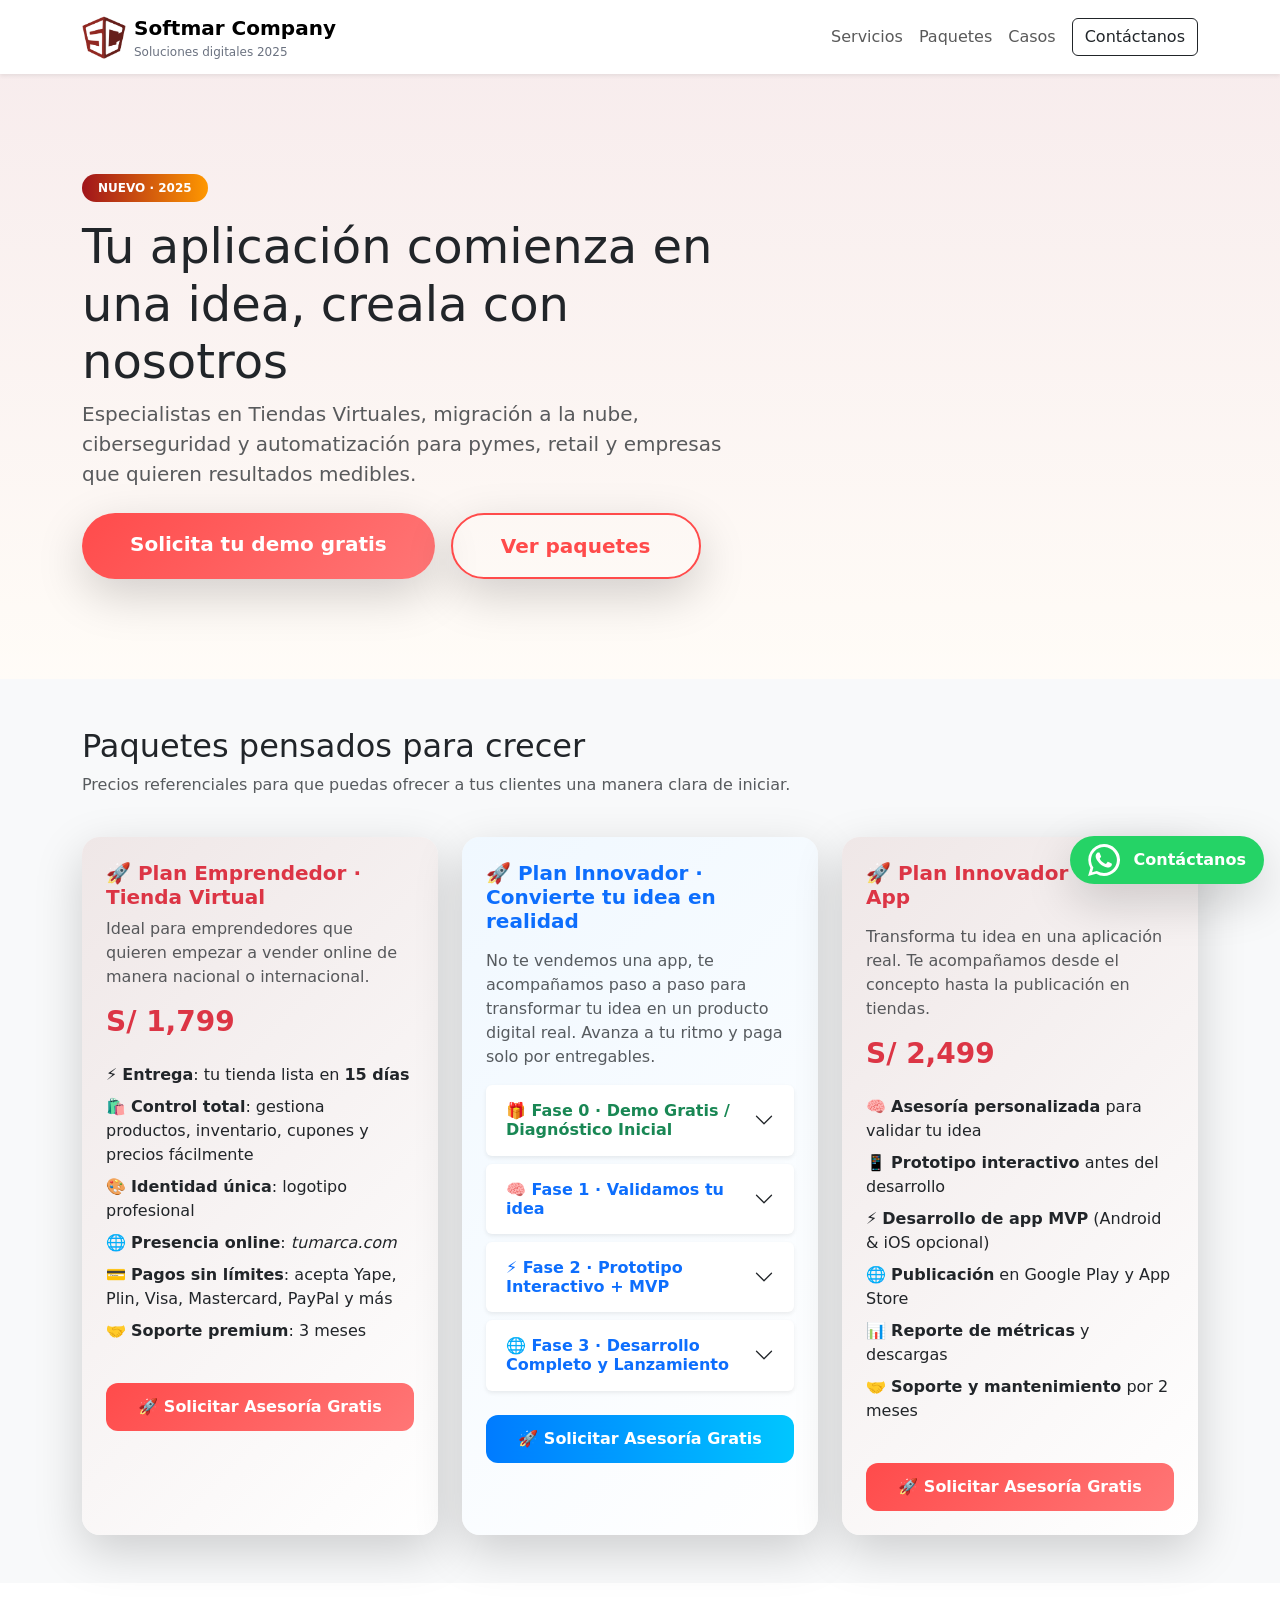
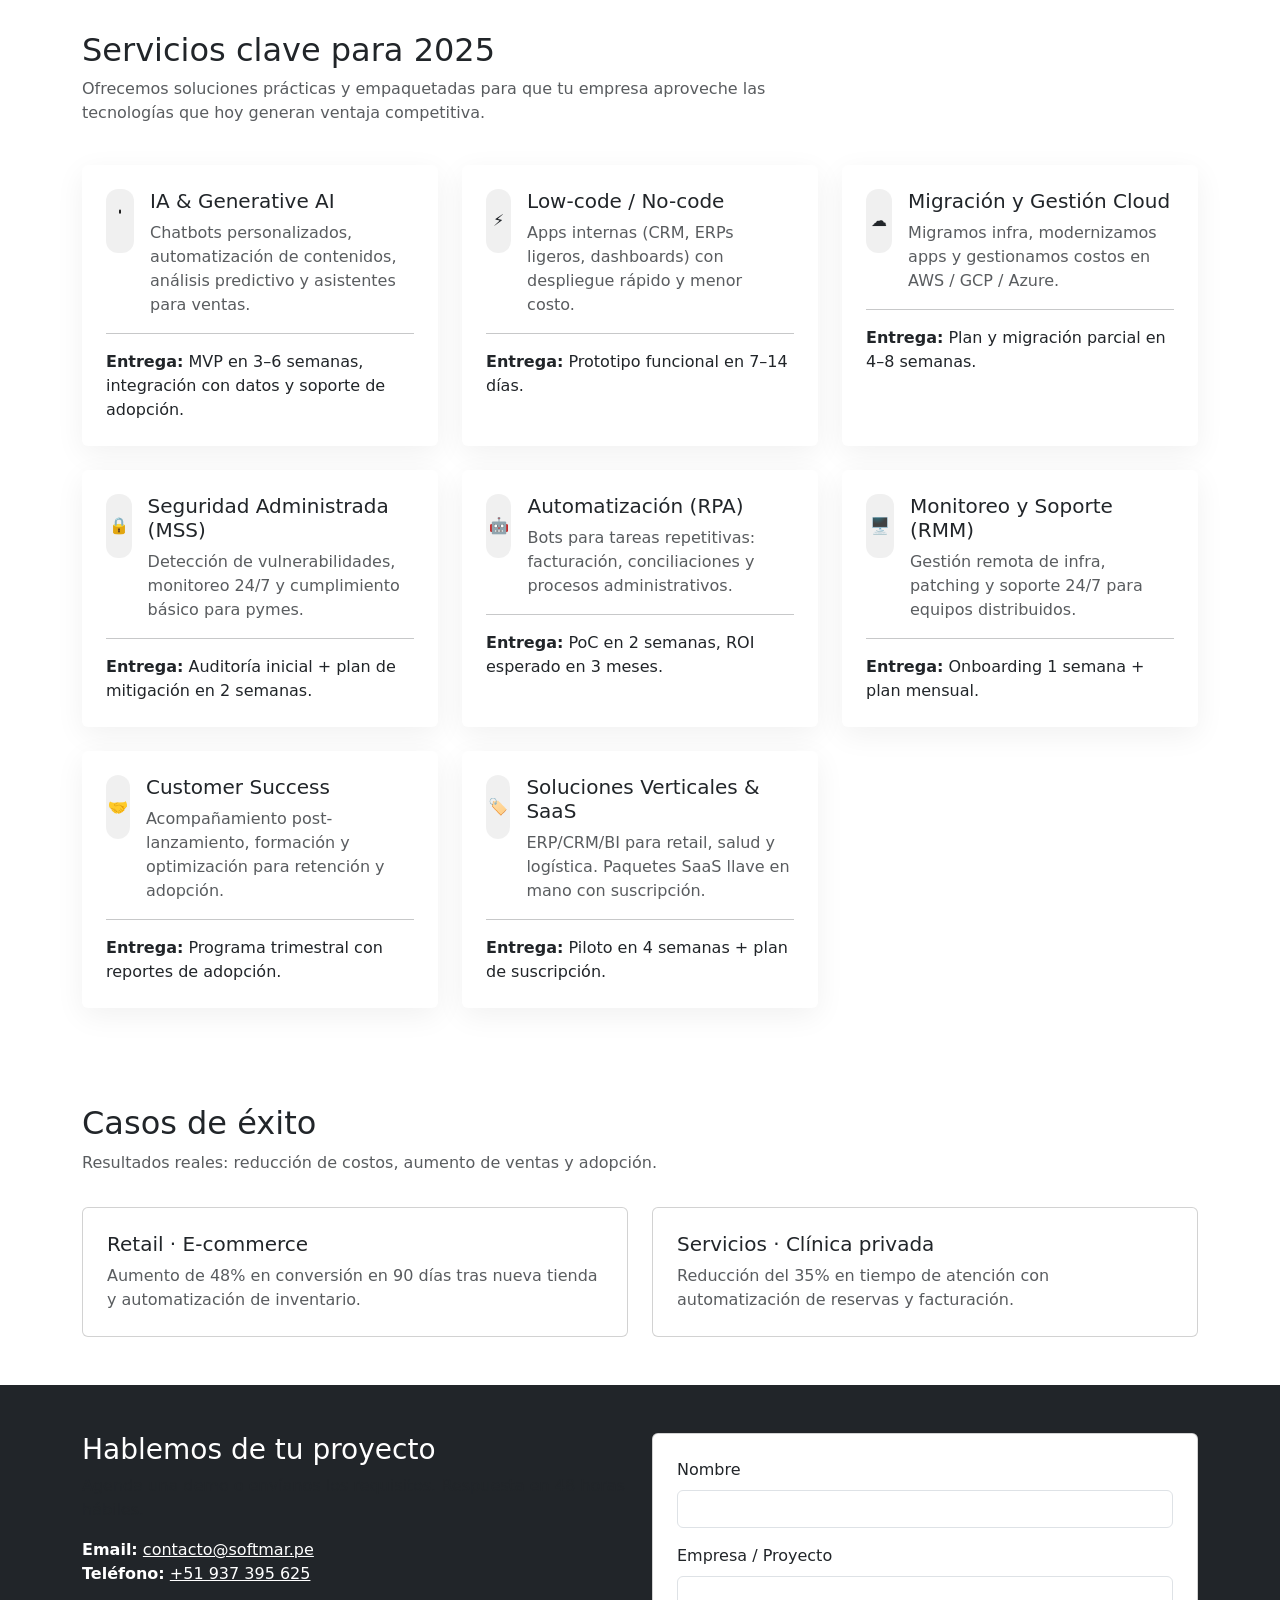
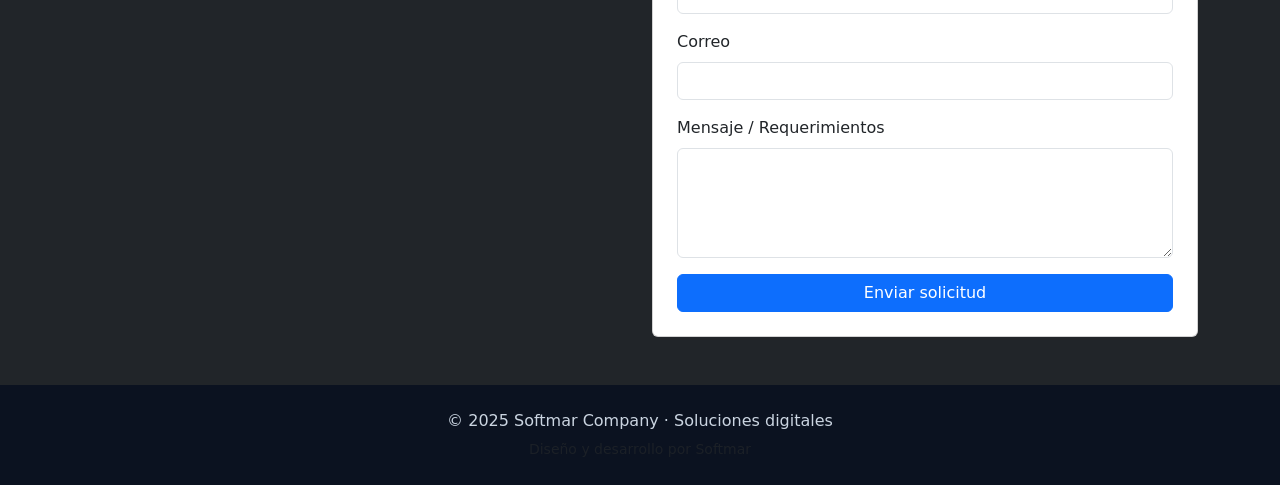
<file: index.html>
<!DOCTYPE html>
<html lang="es">

<head>
  <meta charset="utf-8" />
  <meta name="viewport" content="width=device-width, initial-scale=1" />
  <title>Softmar — Servicios TI 2025 | IA · Cloud · Seguridad · RPA</title>
  <meta name="description"
    content="Softmar — Soluciones digitales 2025: IA, Low-code, Cloud, Ciberseguridad, RPA, RMM, Customer Success y paquetes SaaS para pymes y empresas." />
  <link href="https://cdn.jsdelivr.net/npm/bootstrap@5.3.2/dist/css/bootstrap.min.css" rel="stylesheet" />
  <style>
    /* 🎨 Botón verde WhatsApp */
    /* Botón verde WhatsApp */
    .btn-wsp {
      background-color: #25d366;
      /* Verde oficial WhatsApp */
      color: #fff;
      font-weight: bold;
      border: none;
      border-radius: 50px;
      padding: 10px 18px;
      display: flex;
      align-items: center;
      justify-content: center;
      transition: all 0.3s ease;
      box-shadow: 0 8px 20px rgba(37, 211, 102, 0.5);
    }

    /* Efecto hover juvenil */
    .btn-wsp:hover {
      background-color: #1ebe5d;
      transform: scale(1.08);
      box-shadow: 0 10px 25px rgba(37, 211, 102, 0.7);
    }

    /* SVG blanco */
    .btn-wsp svg {
      margin-right: 6px;
      fill: #fff;
    }

    /* Hacemos que el botón flote sobre todo */
    .wsp-floating {
      position: fixed;
      bottom: 20px;
      right: 20px;
      z-index: 99999 !important;
      /* Prioridad máxima */
    }

    /* Efecto vibración para llamar la atención */
    @keyframes vibrar {
      0% {
        transform: rotate(0deg);
      }

      20% {
        transform: rotate(5deg);
      }

      40% {
        transform: rotate(-5deg);
      }

      60% {
        transform: rotate(5deg);
      }

      80% {
        transform: rotate(-5deg);
      }

      100% {
        transform: rotate(0deg);
      }
    }

    .btn-wsp.attention {
      animation: vibrar 0.5s ease-in-out infinite;
      animation-iteration-count: 2;
      /* Solo vibra dos veces */
    }

    :root {
      --accent: #a0141b;
      --accent-2: #ff9800;
    }

    body {
      font-family: Inter, system-ui, -apple-system, "Segoe UI", Roboto,
        "Helvetica Neue", Arial;
    }

    .hero {
      background: linear-gradient(180deg,
          rgba(160, 20, 27, 0.08),
          rgba(255, 152, 0, 0.03));
      padding: 80px 0;
    }

    .plan-benefits {
      list-style: none;
      padding-left: 0;
      margin-left: 0;
    }

    .plan-benefits li {
      margin-bottom: 8px;
    }

    .service-icon {
      width: 64px;
      height: 64px;
      border-radius: 12px;
      display: inline-flex;
      align-items: center;
      justify-content: center;
      background: rgba(0, 0, 0, 0.06);
    }

    .badge-soft {
      background: linear-gradient(90deg, var(--accent), var(--accent-2));
      color: white;
    }

    .card-ghost {
      border: 0;
      box-shadow: 0 8px 30px rgba(2, 6, 23, 0.06);
    }

    footer {
      background: #0b1220;
      color: #cbd5e1;
    }

    .features-list li {
      margin-bottom: 0.6rem;
    }

    @media (min-width: 992px) {
      .hero {
        padding: 100px 0;
      }
    }

    /* Animaciones del contenido */
    .animate-title {
      animation: fadeInDown 2s ease-out;
    }

    .animate-subtitle {
      animation: fadeInUp 2.3s ease-out;
    }

    .animate-buttons {
      animation: fadeIn 3.6s ease-in-out;
    }

    /* Animaciones clave */
    @keyframes fadeInDown {
      from {
        opacity: 0;
        transform: translateY(-25px);
      }

      to {
        opacity: 1;
        transform: translateY(0);
      }
    }

    @keyframes fadeInUp {
      from {
        opacity: 0;
        transform: translateY(25px);
      }

      to {
        opacity: 1;
        transform: translateY(0);
      }
    }

    @keyframes fadeIn {
      from {
        opacity: 0;
      }

      to {
        opacity: 1;
      }
    }

    /* Botón con gradiente moderno */
    .btn-gradient {
      background: linear-gradient(135deg, #ff4b4b, #ff7676);
      color: #fff;
      border: none;
      border-radius: 50px;
      transition: all 0.3s ease;
    }

    .btn-gradient:hover {
      background: linear-gradient(135deg, #ff2e2e, #ff5e5e);
      transform: translateY(-3px);
      box-shadow: 0 8px 20px rgba(255, 75, 75, 0.4);
    }

    /* Botón con borde moderno */
    .btn-outline-modern {
      background: transparent;
      color: #ff4b4b;
      border: 2px solid #ff4b4b;
      border-radius: 50px;
      transition: all 0.3s ease;
    }

    .btn-outline-modern:hover {
      background: #ff4b4b;
      color: #fff;
      transform: translateY(-3px);
      box-shadow: 0 8px 20px rgba(255, 75, 75, 0.3);
    }
  </style>
</head>

<body>
  <!-- NAV -->
  <nav class="navbar navbar-expand-lg navbar-light bg-white shadow-sm">
    <div class="container">
      <a class="navbar-brand d-flex align-items-center gap-2" href="#">
        <img src="img/Portal4.png" alt="Softmar" width="44" height="44" style="border-radius: 8px" />
        <div>
          <strong>Softmar Company</strong>
          <div style="font-size: 12px; color: #6b7280">
            Soluciones digitales 2025
          </div>
        </div>
      </a>
      <button class="navbar-toggler" type="button" data-bs-toggle="collapse" data-bs-target="#navMenu">
        <span class="navbar-toggler-icon"></span>
      </button>
      <div class="collapse navbar-collapse" id="navMenu">
        <ul class="navbar-nav ms-auto align-items-lg-center">
          <li class="nav-item">
            <a class="nav-link" href="#servicios">Servicios</a>
          </li>
          <li class="nav-item">
            <a class="nav-link" href="#paquetes">Paquetes</a>
          </li>
          <li class="nav-item">
            <a class="nav-link" href="#casos">Casos</a>
          </li>
          <li class="nav-item">
            <a class="btn btn-outline-dark ms-2" href="#contacto">Contáctanos</a>
          </li>
        </ul>
      </div>
    </div>
  </nav>

  <svg xmlns="http://www.w3.org/2000/svg" class="d-none">
    <symbol id="circle-half" viewBox="0 0 16 16">
      <path
        d="M13.601 2.326A7.85 7.85 0 0 0 7.994 0C3.627 0 .068 3.558.064 7.926c0 1.399.366 2.76 1.057 3.965L0 16l4.204-1.102a7.9 7.9 0 0 0 3.79.965h.004c4.368 0 7.926-3.558 7.93-7.93A7.9 7.9 0 0 0 13.6 2.326zM7.994 14.521a6.6 6.6 0 0 1-3.356-.92l-.24-.144-2.494.654.666-2.433-.156-.251a6.56 6.56 0 0 1-1.007-3.505c0-3.626 2.957-6.584 6.591-6.584a6.56 6.56 0 0 1 4.66 1.931 6.56 6.56 0 0 1 1.928 4.66c-.004 3.639-2.961 6.592-6.592 6.592m3.615-4.934c-.197-.099-1.17-.578-1.353-.646-.182-.065-.315-.099-.445.099-.133.197-.513.646-.627.775-.114.133-.232.148-.43.05-.197-.1-.836-.308-1.592-.985-.59-.525-.985-1.175-1.103-1.372-.114-.198-.011-.304.088-.403.087-.088.197-.232.296-.346.1-.114.133-.198.198-.33.065-.134.034-.248-.015-.347-.05-.099-.445-1.076-.612-1.47-.16-.389-.323-.335-.445-.34-.114-.007-.247-.007-.38-.007a.73.73 0 0 0-.529.247c-.182.198-.691.677-.691 1.654s.71 1.916.81 2.049c.098.133 1.394 2.132 3.383 2.992.47.205.84.326 1.129.418.475.152.904.129 1.246.08.38-.058 1.171-.48 1.338-.943.164-.464.164-.86.114-.943-.049-.084-.182-.133-.38-.232" />
    </symbol>
  </svg>
  <div class="dropdown position-fixed bottom-0 end-0 mb-3 me-3 bd-mode-toggle wsp-floating">
    <button class="btn btn-wsp py-2 d-flex align-items-center shadow-lg" id="bd-theme" type="button"
      aria-expanded="false" data-bs-toggle="dropdown" aria-label="Toggle theme (auto)"
      onclick="window.location.href='https://wa.me/51937395625';">
      <svg xmlns="http://www.w3.org/2000/svg" width="2em" height="2em" fill="currentColor" class="bi bi-whatsapp"
        viewBox="0 0 16 16">
        <path
          d="M13.601 2.326A7.892 7.892 0 0 0 8.003.002a7.99 7.99 0 0 0-6.8 11.977L.06 15.94l4.066-1.07A7.96 7.96 0 0 0 8.003 16c4.412 0 8.002-3.588 8.002-8.003a7.926 7.926 0 0 0-2.404-5.671ZM8.003 14.5a6.499 6.499 0 0 1-3.321-.9l-.237-.141-2.415.636.646-2.355-.156-.243a6.473 6.473 0 1 1 5.483 2.997Zm3.527-4.89c-.2-.1-1.18-.581-1.362-.647-.182-.067-.316-.1-.45.1s-.515.647-.633.781c-.117.133-.233.15-.433.05-.2-.1-.844-.31-1.608-.99-.594-.53-.994-1.18-1.11-1.38-.117-.2-.013-.308.088-.408.09-.09.2-.233.3-.35.1-.117.133-.2.2-.333.067-.133.033-.25-.017-.35-.05-.1-.45-1.09-.616-1.49-.16-.39-.323-.34-.45-.35l-.383-.007c-.133 0-.35.05-.533.25-.182.2-.7.683-.7 1.666 0 .983.717 1.934.816 2.067.1.133 1.41 2.15 3.415 3.013.478.206.85.329 1.14.42.477.15.91.13 1.253.079.383-.057 1.18-.48 1.35-.94.167-.46.167-.856.116-.94-.05-.083-.183-.133-.383-.233Z" />
      </svg>
      <span class="ms-2 fw-bold" id="wsp-contactanos">Contáctanos</span>
    </button>
  </div>

  <!-- HERO -->
  <header class="hero">
    <div class="container">
      <div class="row align-items-center">
        <div class="col-lg-7">
          <span class="animate-buttons badge badge-soft px-3 py-2 rounded-pill">NUEVO · 2025</span>
          <h1 class="display-5 mt-3  animate-title">
            Tu aplicación comienza en una idea, creala con nosotros
          </h1>
          <p class="lead text-muted  animate-subtitle">
            Especialistas en Tiendas Virtuales, migración a la nube,
            ciberseguridad y automatización para pymes, retail y empresas que
            quieren resultados medibles.
          </p>

          <div class="d-flex gap-3 mt-4 flex-wrap">
            <!-- Botón principal -->
            <a href="#contacto" class="btn btn-gradient btn-lg px-5 py-3 fw-bold shadow-lg">
              Solicita tu demo gratis
            </a>

            <!-- Botón secundario -->
            <a href="#paquetes" class="btn btn-outline-modern btn-lg px-5 py-3 fw-bold shadow-lg">
              Ver paquetes
            </a>
          </div>

        </div>
        <!--<div class="col-lg-5 text-center">

          <img src="img/TiendaVirtual.png" style="
            margin-left: 10px;
            height: 460px;
            width: 320px;
            margin-right: 5px;
            vertical-align: middle;
          " alt="Logo" class="img-fluid rounded shadow-sm">
        </div>-->
      </div>
    </div>
  </header>

  <!-- PAQUETES -->
  <section id="paquetes" class="py-5 bg-light">
    <div class="container">
      <div class="row mb-4">
        <div class="col-lg-8">
          <h2>Paquetes pensados para crecer</h2>
          <p class="text-muted">
            Precios referenciales para que puedas ofrecer a tus clientes una
            manera clara de iniciar.
          </p>
        </div>
      </div>

      <div class="row g-4">

        <div class="col-md-4">
          <div class="card p-4 h-100 border-0 shadow-lg" style="
                border-radius: 18px;
                background: linear-gradient(135deg, #efe7e7, #ffffff);
              ">
            <h5 class="fw-bold text-danger d-flex align-items-center">
              🚀 Plan Emprendedor · Tienda Virtual
            </h5>
            <p class="text-muted">
              Ideal para emprendedores que quieren empezar a vender online de manera nacional o internacional.
            </p>
            <h3 class="text-danger fw-bold">S/ 1,799</h3>
            <ul class="list-unstyled plan-benefits mt-3">
              <li>
                ⚡ <strong>Entrega</strong>: tu tienda lista en
                <strong>15 días</strong>
              </li>
              <li>
                🛍️ <strong>Control total</strong>: gestiona productos,
                inventario, cupones y precios fácilmente
              </li>
              <li>
                🎨 <strong>Identidad única</strong>: logotipo profesional
              </li>
              <li>
                🌐 <strong>Presencia online</strong>: <em>tumarca.com</em>
              </li>
              <li>
                💳 <strong>Pagos sin límites</strong>: acepta Yape, Plin,
                Visa, Mastercard, PayPal y más
              </li>
              <li>🤝 <strong>Soporte premium</strong>: 3 meses</li>
            </ul>

            <a href="#contacto" class="btn btn-gradient w-100 mt-3 fw-bold text-white" style="
                  border-radius: 12px;
                  padding: 12px;
                ">
              🚀 Solicitar Asesoría Gratis
            </a>
          </div>
        </div>

        <div class="col-md-4">
          <div class="card p-4 h-100 border-0 shadow-lg" style="
        border-radius: 18px;
        background: linear-gradient(135deg, #f0f8ff, #ffffff);
      ">
            <!-- Título principal -->
            <h5 class="fw-bold text-primary d-flex align-items-center mb-2">
              🚀 Plan Innovador · Convierte tu idea en realidad
            </h5>

            <p class="text-muted mt-2">
              No te vendemos una app, te acompañamos paso a paso para transformar tu
              idea en un producto digital real. Avanza a tu ritmo y paga solo por
              entregables.
            </p>

            <!-- Fases del plan -->
            <div class="accordion" id="fasesAccordion">

              <!-- Fase 0: Demo gratis -->
              <div class="accordion-item border-0 mb-2 shadow-sm rounded">
                <h2 class="accordion-header" id="fase0">
                  <button class="accordion-button collapsed fw-bold text-success" type="button"
                    data-bs-toggle="collapse" data-bs-target="#faseZero" aria-expanded="false" aria-controls="faseZero"
                    style="border-radius: 10px;">
                    🎁 Fase 0 · Demo Gratis / Diagnóstico Inicial
                  </button>
                </h2>
                <div id="faseZero" class="accordion-collapse collapse" aria-labelledby="fase0"
                  data-bs-parent="#fasesAccordion">
                  <div class="accordion-body">
                    <ul class="list-unstyled mb-2">
                      <li>✅ Escuchamos tu idea y evaluamos su potencial</li>
                      <li>✅ Te mostramos ejemplos y casos reales</li>
                      <li>✅ Te damos una hoja de ruta inicial</li>
                    </ul>
                    <p class="fw-bold text-primary">💰 Precio: GRATIS</p>
                  </div>
                </div>
              </div>

              <!-- Fase 1: Validación -->
              <div class="accordion-item border-0 mb-2 shadow-sm rounded">
                <h2 class="accordion-header" id="fase1">
                  <button class="accordion-button collapsed fw-bold text-primary" type="button"
                    data-bs-toggle="collapse" data-bs-target="#faseOne" aria-expanded="false" aria-controls="faseOne"
                    style="border-radius: 10px;">
                    🧠 Fase 1 · Validamos tu idea
                  </button>
                </h2>
                <div id="faseOne" class="accordion-collapse collapse" aria-labelledby="fase1"
                  data-bs-parent="#fasesAccordion">
                  <div class="accordion-body">
                    <ul class="list-unstyled mb-2">
                      <li>✅ Análisis real de viabilidad</li>
                      <li>✅ Documento de propuesta funcional</li>
                      <li>✅ Prototipo visual de tu proyecto</li>
                      <li>✅ Recomendación clara: avanzamos o no</li>
                    </ul>
                    <p class="fw-bold text-success">💰 Inversión: S/ 450 - S/ 700</p>
                    <p class="text-muted">⏳ Entrega: 5 a 7 días</p>
                  </div>
                </div>
              </div>

              <!-- Fase 2: Prototipo + MVP -->
              <div class="accordion-item border-0 mb-2 shadow-sm rounded">
                <h2 class="accordion-header" id="fase2">
                  <button class="accordion-button collapsed fw-bold text-primary" type="button"
                    data-bs-toggle="collapse" data-bs-target="#faseTwo" aria-expanded="false" aria-controls="faseTwo"
                    style="border-radius: 10px;">
                    ⚡ Fase 2 · Prototipo Interactivo + MVP
                  </button>
                </h2>
                <div id="faseTwo" class="accordion-collapse collapse" aria-labelledby="fase2"
                  data-bs-parent="#fasesAccordion">
                  <div class="accordion-body">
                    <ul class="list-unstyled mb-2">
                      <li>✅ Prototipo navegable de tu app o web</li>
                      <li>✅ Desarrollo de versión mínima funcional (MVP)</li>
                      <li>✅ Feedback y ajustes rápidos</li>
                    </ul>
                    <p class="fw-bold text-success">💰 Inversión: S/ 1,200 - S/ 2,000</p>
                    <p class="text-muted">⏳ Entrega: 3 a 4 semanas</p>
                  </div>
                </div>
              </div>

              <!-- Fase 3: Desarrollo completo -->
              <div class="accordion-item border-0 shadow-sm rounded">
                <h2 class="accordion-header" id="fase3">
                  <button class="accordion-button collapsed fw-bold text-primary" type="button"
                    data-bs-toggle="collapse" data-bs-target="#faseThree" aria-expanded="false"
                    aria-controls="faseThree" style="border-radius: 10px;">
                    🌐 Fase 3 · Desarrollo Completo y Lanzamiento
                  </button>
                </h2>
                <div id="faseThree" class="accordion-collapse collapse" aria-labelledby="fase3"
                  data-bs-parent="#fasesAccordion">
                  <div class="accordion-body">
                    <ul class="list-unstyled mb-2">
                      <li>✅ App completa lista para publicar</li>
                      <li>✅ Subida a Google Play & App Store</li>
                      <li>✅ Reporte de métricas y descargas</li>
                      <li>✅ Soporte técnico inicial</li>
                    </ul>
                    <p class="fw-bold text-warning">
                      💰 Pago por entregables · Definimos presupuesto en reunión según alcance.
                    </p>
                    <p class="text-muted">⏳ Entrega: 1.5 a 3 meses</p>
                  </div>
                </div>
              </div>
            </div>

            <!-- Botón final -->
            <a href="#contacto" class="btn btn-gradient w-100 mt-4 fw-bold text-white" style="
          border-radius: 12px;
          padding: 12px;
          background: linear-gradient(90deg, #007bff, #00c6ff);
        ">
              🚀 Solicitar Asesoría Gratis
            </a>
          </div>
        </div>




        <div class="col-md-4">
          <div class="card p-4 h-100 border-0 shadow-lg" style="
                border-radius: 18px;
                background: linear-gradient(135deg, #efe7e7, #ffffff);
              ">
            <h5 class="fw-bold text-danger d-flex align-items-center">
              🚀 Plan Innovador · Idea a App
            </h5>

            <p class="text-muted mt-2">
              Transforma tu idea en una aplicación real. Te acompañamos desde
              el concepto hasta la publicación en tiendas.
            </p>

            <h3 class="text-danger fw-bold">S/ 2,499</h3>

            <ul class="list-unstyled plan-benefits mt-3">
              <li>
                🧠 <strong>Asesoría personalizada</strong> para validar tu
                idea
              </li>
              <li>
                📱 <strong>Prototipo interactivo</strong> antes del desarrollo
              </li>
              <li>
                ⚡ <strong>Desarrollo de app MVP</strong> (Android & iOS
                opcional)
              </li>
              <li>
                🌐 <strong>Publicación</strong> en Google Play y App Store
              </li>
              <li>📊 <strong>Reporte de métricas</strong> y descargas</li>
              <li>🤝 <strong>Soporte y mantenimiento</strong> por 2 meses</li>
            </ul>

            <a href="#contacto" class="btn btn-gradient w-100 mt-3 fw-bold text-white" style="
                  border-radius: 12px;
                  padding: 12px;
                 
                ">
              🚀 Solicitar Asesoría Gratis
            </a>
          </div>
        </div>
      </div>
    </div>
  </section>

  <!-- SERVICIOS -->
   
  <section id="servicios" class="py-5">
    <div class="container">
      <div class="row mb-4">
        <div class="col-lg-8">
          <h2>Servicios clave para 2025</h2>
          <p class="text-muted">
            Ofrecemos soluciones prácticas y empaquetadas para que tu empresa
            aproveche las tecnologías que hoy generan ventaja competitiva.
          </p>
        </div>
      </div>

      <div class="row g-4">
        <!-- IA -->
        <div class="col-md-6 col-lg-4">
          <article class="card card-ghost p-4 h-100">
            <div class="d-flex align-items-start gap-3">
              <div class="service-icon">
                <svg width="28" height="28" viewBox="0 0 24 24" fill="none" xmlns="http://www.w3.org/2000/svg">
                  <path d="M12 3v2" stroke="#111" stroke-width="1.6" stroke-linecap="round" stroke-linejoin="round" />
                </svg>
              </div>
              <div>
                <h5>IA & Generative AI</h5>
                <p class="mb-0 text-muted">
                  Chatbots personalizados, automatización de contenidos,
                  análisis predictivo y asistentes para ventas.
                </p>
              </div>
            </div>
            <hr />
            <p class="mb-0">
              <strong>Entrega:</strong> MVP en 3–6 semanas, integración con
              datos y soporte de adopción.
            </p>
          </article>
        </div>

        <!-- Low-code -->
        <div class="col-md-6 col-lg-4">
          <article class="card card-ghost p-4 h-100">
            <div class="d-flex align-items-start gap-3">
              <div class="service-icon">⚡</div>
              <div>
                <h5>Low-code / No-code</h5>
                <p class="mb-0 text-muted">
                  Apps internas (CRM, ERPs ligeros, dashboards) con despliegue
                  rápido y menor costo.
                </p>
              </div>
            </div>
            <hr />
            <p class="mb-0">
              <strong>Entrega:</strong> Prototipo funcional en 7–14 días.
            </p>
          </article>
        </div>

        <!-- Cloud -->
        <div class="col-md-6 col-lg-4">
          <article class="card card-ghost p-4 h-100">
            <div class="d-flex align-items-start gap-3">
              <div class="service-icon">☁️</div>
              <div>
                <h5>Migración y Gestión Cloud</h5>
                <p class="mb-0 text-muted">
                  Migramos infra, modernizamos apps y gestionamos costos en
                  AWS / GCP / Azure.
                </p>
              </div>
            </div>
            <hr />
            <p class="mb-0">
              <strong>Entrega:</strong> Plan y migración parcial en 4–8
              semanas.
            </p>
          </article>
        </div>

        <!-- Ciberseguridad -->
        <div class="col-md-6 col-lg-4">
          <article class="card card-ghost p-4 h-100">
            <div class="d-flex align-items-start gap-3">
              <div class="service-icon">🔒</div>
              <div>
                <h5>Seguridad Administrada (MSS)</h5>
                <p class="mb-0 text-muted">
                  Detección de vulnerabilidades, monitoreo 24/7 y cumplimiento
                  básico para pymes.
                </p>
              </div>
            </div>
            <hr />
            <p class="mb-0">
              <strong>Entrega:</strong> Auditoría inicial + plan de mitigación
              en 2 semanas.
            </p>
          </article>
        </div>

        <!-- RPA -->
        <div class="col-md-6 col-lg-4">
          <article class="card card-ghost p-4 h-100">
            <div class="d-flex align-items-start gap-3">
              <div class="service-icon">🤖</div>
              <div>
                <h5>Automatización (RPA)</h5>
                <p class="mb-0 text-muted">
                  Bots para tareas repetitivas: facturación, conciliaciones y
                  procesos administrativos.
                </p>
              </div>
            </div>
            <hr />
            <p class="mb-0">
              <strong>Entrega:</strong> PoC en 2 semanas, ROI esperado en 3
              meses.
            </p>
          </article>
        </div>

        <!-- RMM -->
        <div class="col-md-6 col-lg-4">
          <article class="card card-ghost p-4 h-100">
            <div class="d-flex align-items-start gap-3">
              <div class="service-icon">🖥️</div>
              <div>
                <h5>Monitoreo y Soporte (RMM)</h5>
                <p class="mb-0 text-muted">
                  Gestión remota de infra, patching y soporte 24/7 para
                  equipos distribuidos.
                </p>
              </div>
            </div>
            <hr />
            <p class="mb-0">
              <strong>Entrega:</strong> Onboarding 1 semana + plan mensual.
            </p>
          </article>
        </div>

        <!-- Customer Success -->
        <div class="col-md-6 col-lg-4">
          <article class="card card-ghost p-4 h-100">
            <div class="d-flex align-items-start gap-3">
              <div class="service-icon">🤝</div>
              <div>
                <h5>Customer Success</h5>
                <p class="mb-0 text-muted">
                  Acompañamiento post-lanzamiento, formación y optimización
                  para retención y adopción.
                </p>
              </div>
            </div>
            <hr />
            <p class="mb-0">
              <strong>Entrega:</strong> Programa trimestral con reportes de
              adopción.
            </p>
          </article>
        </div>

        <!-- Verticales / SaaS -->
        <div class="col-md-6 col-lg-4">
          <article class="card card-ghost p-4 h-100">
            <div class="d-flex align-items-start gap-3">
              <div class="service-icon">🏷️</div>
              <div>
                <h5>Soluciones Verticales & SaaS</h5>
                <p class="mb-0 text-muted">
                  ERP/CRM/BI para retail, salud y logística. Paquetes SaaS
                  llave en mano con suscripción.
                </p>
              </div>
            </div>
            <hr />
            <p class="mb-0">
              <strong>Entrega:</strong> Piloto en 4 semanas + plan de
              suscripción.
            </p>
          </article>
        </div>
      </div>
    </div>
  </section>
  <!-- CASOS / TESTIMONIOS -->
  <section id="casos" class="py-5">
    <div class="container">
      <div class="row mb-3">
        <div class="col-lg-8">
          <h2>Casos de éxito</h2>
          <p class="text-muted">
            Resultados reales: reducción de costos, aumento de ventas y
            adopción.
          </p>
        </div>
      </div>

      <div class="row g-4">
        <div class="col-md-6">
          <div class="card p-4">
            <h5>Retail · E-commerce</h5>
            <p class="mb-0 text-muted">
              Aumento de 48% en conversión en 90 días tras nueva tienda y
              automatización de inventario.
            </p>
          </div>
        </div>

        <div class="col-md-6">
          <div class="card p-4">
            <h5>Servicios · Clínica privada</h5>
            <p class="mb-0 text-muted">
              Reducción del 35% en tiempo de atención con automatización de
              reservas y facturación.
            </p>
          </div>
        </div>
      </div>
    </div>
  </section>

  <!-- CONTACTO -->
  <section id="contacto" class="py-5 bg-dark text-white">
    <div class="container">
      <div class="row">
        <div class="col-lg-6">
          <h3>Hablemos de tu proyecto</h3>
          <p class="text-muted">
            Agenda una demo o envíanos los requisitos. Respuesta en 48 horas
            hábiles.
          </p>

          <ul class="list-unstyled">
            <li>
              <strong>Email:</strong>
              <a href="mailto:contacto@softmar.pe" class="text-white">contacto@softmar.pe</a>
            </li>
            <li>
              <strong>Teléfono:</strong>
              <a href="tel:+51937395625" class="text-white">+51 937 395 625</a>
            </li>
          </ul>
        </div>
        <div class="col-lg-6">
          <div class="card bg-white text-dark p-4">
            <form id="contactForm">
              <div class="mb-3">
                <label class="form-label">Nombre</label>
                <input type="text" class="form-control" id="name" required />
              </div>
              <div class="mb-3">
                <label class="form-label">Empresa / Proyecto</label>
                <input type="text" class="form-control" id="company" />
              </div>
              <div class="mb-3">
                <label class="form-label">Correo</label>
                <input type="email" class="form-control" id="email" required />
              </div>
              <div class="mb-3">
                <label class="form-label">Mensaje / Requerimientos</label>
                <textarea class="form-control" id="message" rows="4"></textarea>
              </div>
              <div class="d-grid">
                <button class="btn btn-primary" type="submit">
                  Enviar solicitud
                </button>
              </div>
            </form>
            <div id="contactResult" class="mt-3" style="display: none"></div>
          </div>
        </div>
      </div>
    </div>
  </section>

  <!-- FOOTER -->
  <footer class="py-4">
    <div class="container text-center">
      <p class="mb-1">© 2025 Softmar Company · Soluciones digitales</p>
      <small class="text-muted">Diseño y desarrollo por Softmar</small>
    </div>
  </footer>

  <script src="https://cdn.jsdelivr.net/npm/bootstrap@5.3.2/dist/js/bootstrap.bundle.min.js"></script>
  <script>
    // Form simple handling (envía como mailto si no hay backend)
    document
      .getElementById("contactForm")
      .addEventListener("submit", function (e) {
        e.preventDefault();
        const name = document.getElementById("name").value.trim();
        const email = document.getElementById("email").value.trim();
        const company = document.getElementById("company").value.trim();
        const message = document.getElementById("message").value.trim();

        const subject = encodeURIComponent(
          "Solicitud de demo - " + (company || name)
        );
        const body = encodeURIComponent(
          "Nombre: " +
          name +
          "\nEmpresa: " +
          company +
          "\nCorreo: " +
          email +
          "\n\n" +
          message
        );

        // Abrir cliente de correo
        window.location.href =
          "mailto:contacto@softmar.pe?subject=" + subject + "&body=" + body;

        const result = document.getElementById("contactResult");
        result.style.display = "block";
        result.className = "alert alert-success";
        result.innerText =
          "Se abrió tu cliente de correo. Si prefieres, también puedes escribirnos a contacto@softmar.pe";
      });

    // Detección básica de idioma (muestra en consola)
    const lang = (navigator.language || "es").split("-")[0];
    console.log("lang detected", lang);
  </script>
</body>

</html>
</file>
